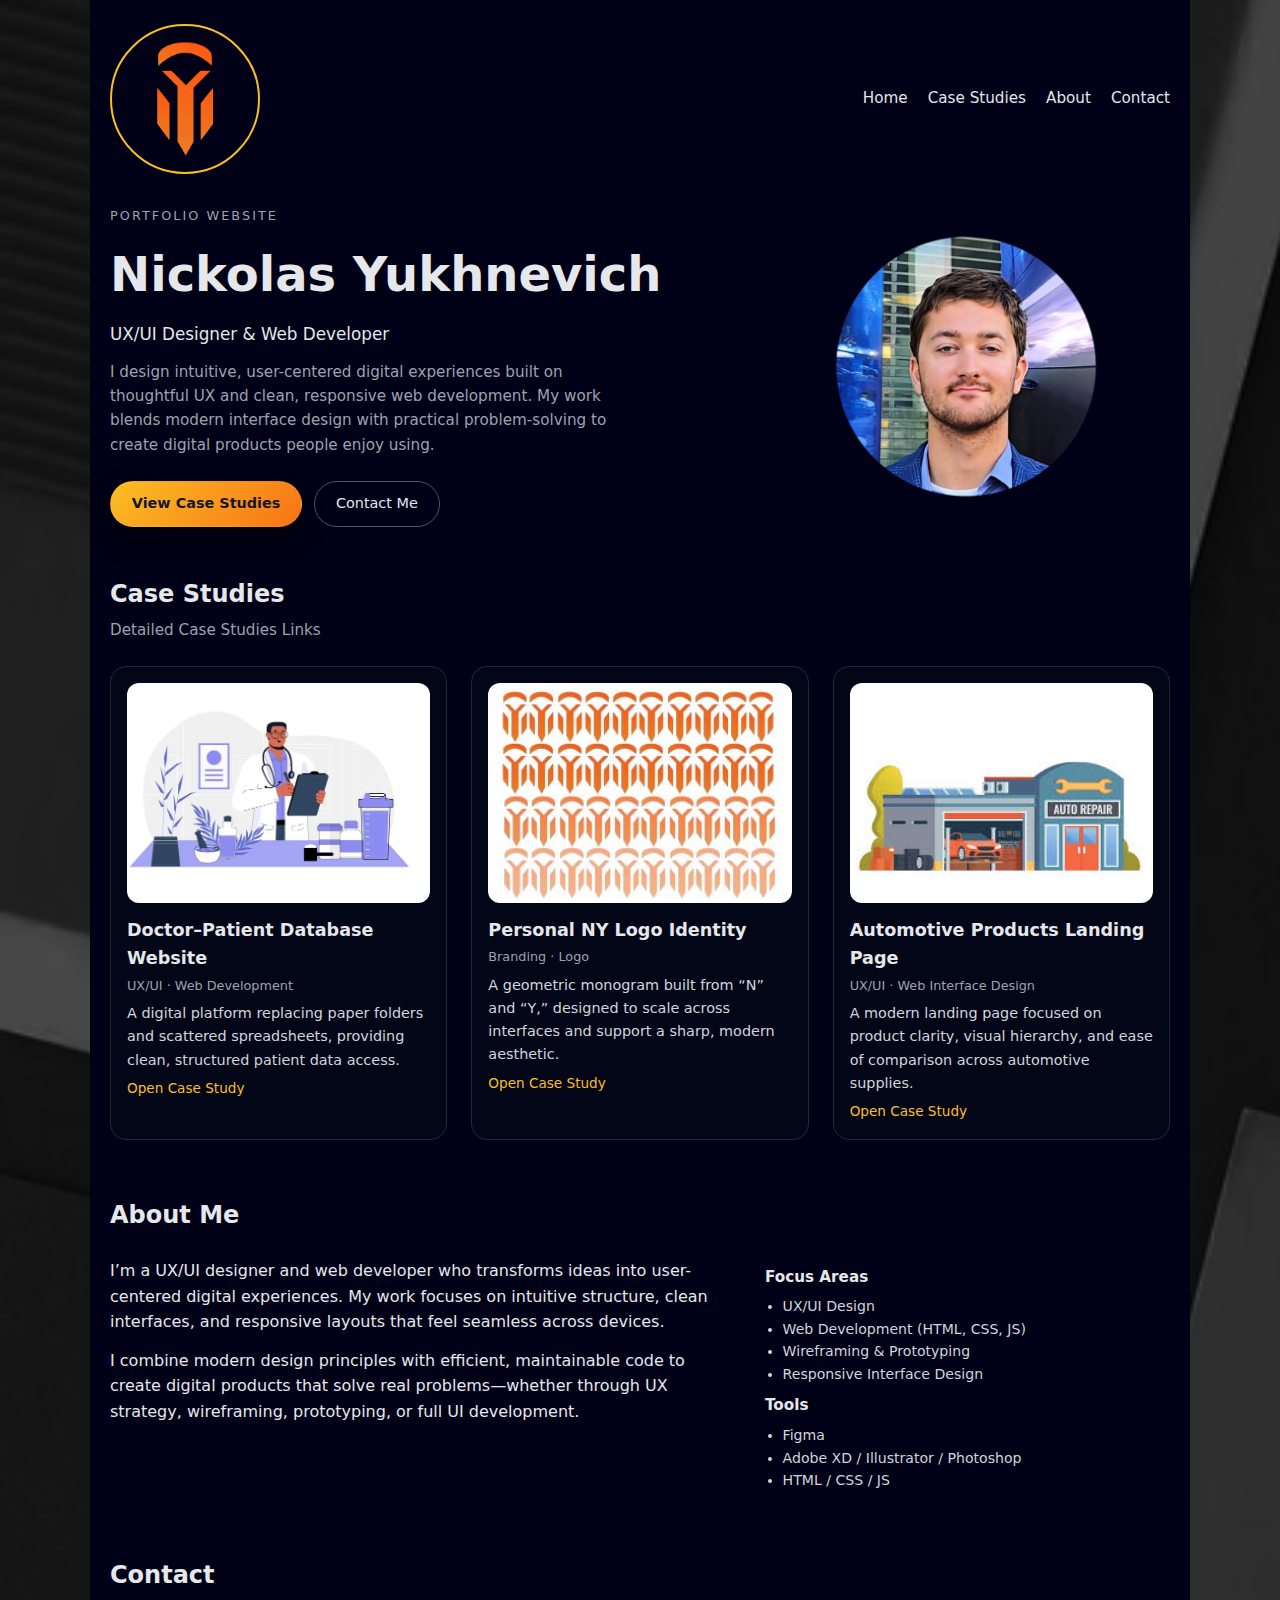
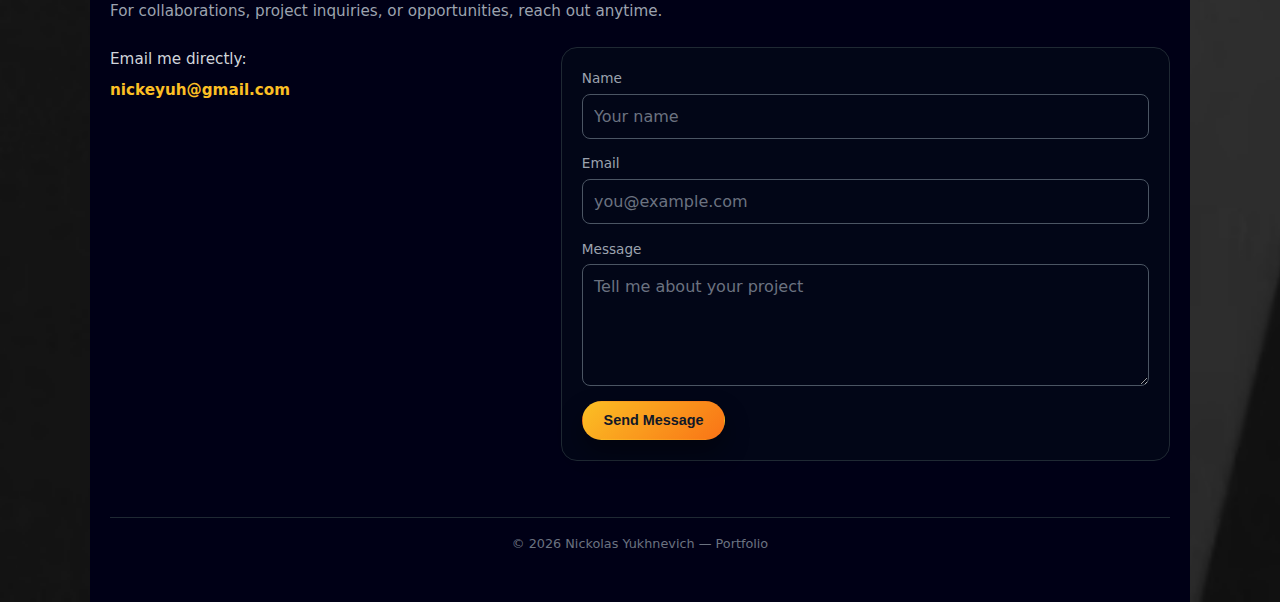
<file: index.html>
<!DOCTYPE html>
<html lang="en">
<head>
  <meta charset="UTF-8" />
  <meta name="viewport" content="width=device-width, initial-scale=1.0" />
  <title>Portfolio – Nickolas Yukhnevich</title>
  <link rel="stylesheet" href="styles.css" />
  <link rel="icon" type="image/png" href="favicon-ny.png" />
</head>
<body id="home">

  <div class="site">

    <!-- HEADER -->
    <header class="site-header">
      <div class="logo">
        <img src="ny-logo.png" alt="Logo for Nickolas Yukhnevich, UX/UI Designer & Web Developer">
      </div>
      <nav class="main-nav">
        <a href="#home">Home</a>
        <a href="#work">Case Studies</a>
        <a href="#about">About</a>
        <a href="#contact">Contact</a>
      </nav>
    </header>

    <!-- HERO -->
    <main  class="hero">
      <div class="hero-text">
        <p class="eyebrow">Portfolio Website</p>
        <h1>Nickolas Yukhnevich</h1>

        <p class="positioning">UX/UI Designer & Web Developer</p>

        <p class="hero-sub">
          I design intuitive, user-centered digital experiences built on thoughtful UX and clean, responsive web development.
          My work blends modern interface design with practical problem-solving to create digital products people enjoy using.
        </p>

        <div class="hero-actions">
          <a href="#work" class="btn primary">View Case Studies</a>
          <a href="#contact" class="btn ghost">Contact Me</a>
        </div>
      </div>

      <!-- HEADSHOT PLACEHOLDER -->
      <div class="hero-headshot">
        <div class="headshot-circle">
          <img src="THISISS.png" alt="Logo for Nickolas Yukhnevich, UX/UI Designer & Web Developer">
        </div>
      </div>
    </main>

    <!-- CASE STUDIES SECTION -->
  <section id="work" class="section section-work">
  <div class="section-header">
    <h2>Case Studies</h2>
    <p>Detailed Case Studies Links</p>
  </div>

  <div class="case-grid">

    <!-- CASE STUDY 1 -->
    <article class="case-card" data-link="doctor-patient-database.html">
      <div class="case-thumb">
        <img src="doctor.webp" alt="Doctor Patient Database Preview">
      </div>
      <div class="case-content">
        <h3>Doctor–Patient Database Website</h3>
        <p class="case-tag">UX/UI · Web Development</p>
        <p class="case-desc">
          A digital platform replacing paper folders and scattered spreadsheets, providing clean, structured patient data access.
        </p>
        <div class="case-link">Open Case Study</div>
      </div>
    </article>

    <!-- CASE STUDY 2 -->
    <article class="case-card" data-link="ny-logo-identity.html">
      <div class="case-thumb">
        <img src="de.jpg" alt="NY Logo Identity Preview">
      </div>
      <div class="case-content">
        <h3>Personal NY Logo Identity</h3>
        <p class="case-tag">Branding · Logo</p>
        <p class="case-desc">
          A geometric monogram built from “N” and “Y,” designed to scale across interfaces and support a sharp, modern aesthetic. 
        </p>
        <div class="case-link">Open Case Study</div>
      </div>
    </article>

    <!-- CASE STUDY 3 -->
    <article class="case-card" data-link="automotive-landing-page.html">
      <div class="case-thumb">
        <img src="auto3444.jpg" alt="Automotive Landing Page Preview">
      </div>
      <div class="case-content">
        <h3>Automotive Products Landing Page</h3>
        <p class="case-tag">UX/UI · Web Interface Design</p>
        <p class="case-desc">
          A modern landing page focused on product clarity, visual hierarchy, and ease of comparison across automotive supplies.
        </p>
        <div class="case-link">Open Case Study</div>
      </div>
    </article>

  </div>
</section>

    <!-- ABOUT ME -->
    <section id="about" class="section section-about">
      <div class="section-header">
        <h2>About Me</h2>
      </div>

      <div class="about-layout">
        <div class="about-bio">
          <p>
            I’m a UX/UI designer and web developer who transforms ideas into user-centered digital experiences. 
            My work focuses on intuitive structure, clean interfaces, and responsive layouts that feel seamless 
            across devices.
          </p>
          <p>
            I combine modern design principles with efficient, maintainable code to create digital products 
            that solve real problems—whether through UX strategy, wireframing, prototyping, or full UI development.
          </p>
        </div>

        <div class="about-details">
          <h3>Focus Areas</h3>
          <ul>
            <li>UX/UI Design</li>
            <li>Web Development (HTML, CSS, JS)</li>
            <li>Wireframing & Prototyping</li>
            <li>Responsive Interface Design</li>
          </ul>

          <h3>Tools</h3>
          <ul>
            <li>Figma</li>
            <li>Adobe XD / Illustrator / Photoshop</li>
            <li>HTML / CSS / JS</li>
          </ul>
        </div>
      </div>
    </section>

    <!-- CONTACT -->
    <section id="contact" class="section section-contact">
      <div class="section-header">
        <h2>Contact</h2>
        <p>For collaborations, project inquiries, or opportunities, reach out anytime.</p>
      </div>

      <div class="contact-layout">
        <div class="contact-info">
          <p>Email me directly:</p>
          <p class="contact-email">nickeyuh@gmail.com</p>
        </div>

        <form class="contact-form">
          <div class="form-group">
            <label for="name">Name</label>
            <input id="name" type="text" placeholder="Your name" />
          </div>

          <div class="form-group">
            <label for="email">Email</label>
            <input id="email" type="email" placeholder="you@example.com" />
          </div>

          <div class="form-group">
            <label for="message">Message</label>
            <textarea id="message" rows="4" placeholder="Tell me about your project"></textarea>
          </div>

          <button type="submit" class="btn primary">Send Message</button>
        </form>
      </div>
    </section>

    <footer class="site-footer">
      <p>© <span id="year"></span> Nickolas Yukhnevich — Portfolio</p>
    </footer>

  </div>

<!-- YEAR AUTO-UPDATE -->
<script>
  document.getElementById('year').textContent = new Date().getFullYear();
</script>

<!-- CASE CARD CLICK + SELECTION EFFECT -->
<script>
  const cards = document.querySelectorAll(".case-card");

  const links = [
    "doctor-patient-database.html",
    "ny-logo-identity.html",
    "automotive-landing-page.html"
  ];

  cards.forEach((card, index) => {
    card.addEventListener("click", () => {

      // Remove existing selection
      cards.forEach(c => c.classList.remove("selected"));

      // Select clicked card
      card.classList.add("selected");

      // Navigate after small delay (lets animation show)
      setTimeout(() => {
        window.location.href = links[index];
      }, 250);
    });
  });
</script>

</body>
</html>
</file>
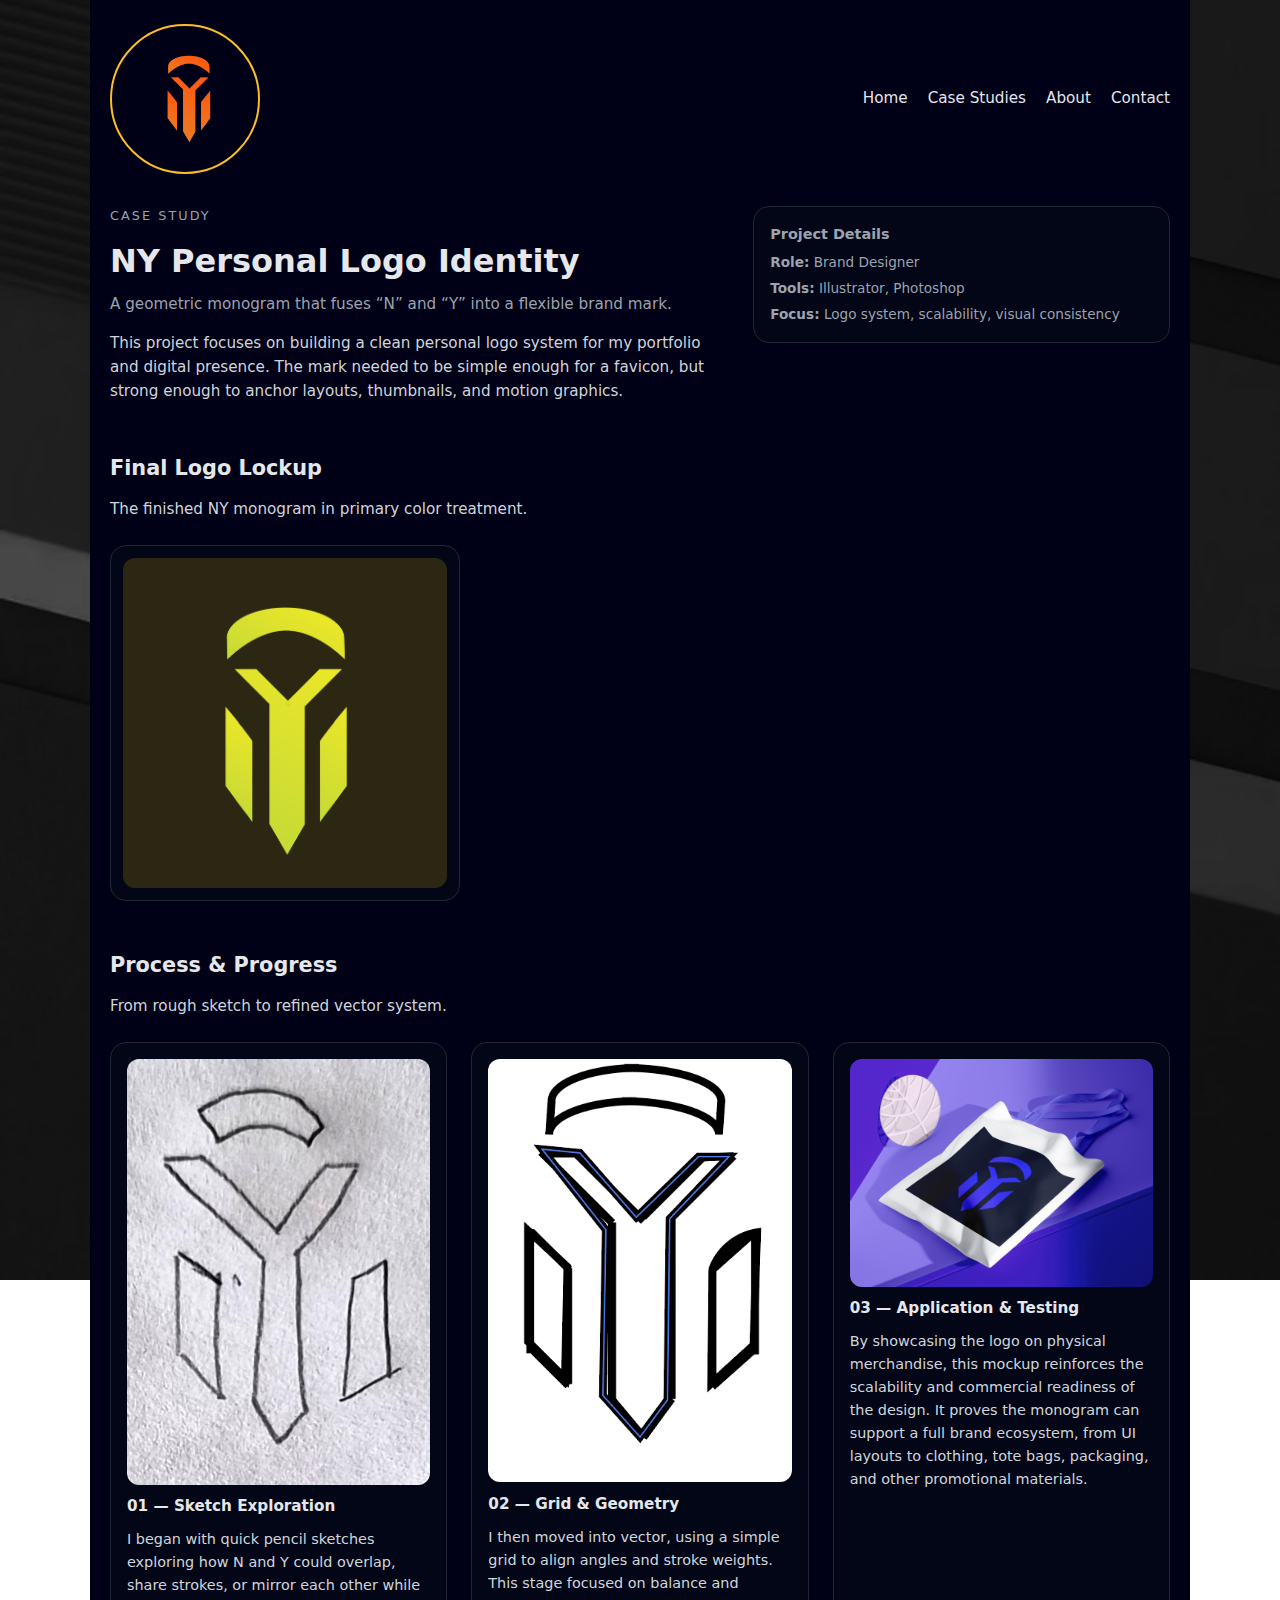
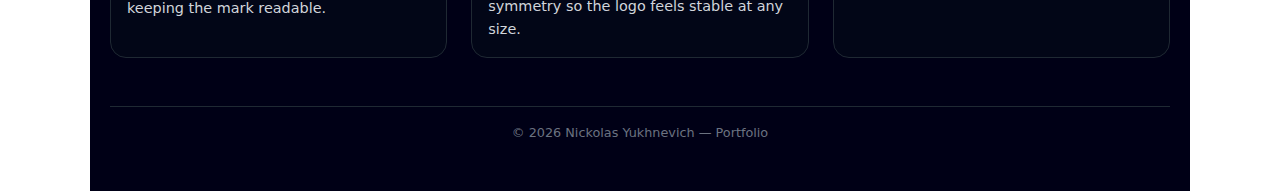
<file: ny-logo-identity.html>
<!DOCTYPE html>
<html lang="en">
<head>
  <meta charset="UTF-8" />
  <meta name="viewport" content="width=device-width, initial-scale=1.0" />
  <title>NY Personal Logo Identity – Case Study | Nickolas Yukhnevich</title>
  <link rel="icon" type="image/png" href="favicon-ny.png" />

  <style>
    /* GLOBAL RESET & BASE STYLES */
    *,
    *::before,
    *::after {
      box-sizing: border-box;
      margin: 0;
      padding: 0;
    }

    html,
    body {
      height: 100%;
    }

    body {
      font-family: system-ui, -apple-system, BlinkMacSystemFont, "Segoe UI", sans-serif;
      background-image: url('SX.png');
      background-repeat: no-repeat;
      background-size: cover;
      color: #e5e7eb;
      line-height: 1.6;
    }

    a {
      color: inherit;
      text-decoration: none;
    }

    img {
      max-width: 100%;
      display: block;
    }

    /* LAYOUT WRAPPER */
    .site {
      max-width: 1100px;
      margin: 0 auto;
      padding: 1.5rem 1.25rem 3rem;
      background: rgb(0, 0, 22);
    }

    /* HEADER / NAV */
    .site-header {
      display: flex;
      align-items: center;
      justify-content: space-between;
      margin-bottom: 2rem;
    }

    .logo {
      width: 150px;
      height: 150px;
      border-radius: 999px;
      border: 2px solid #fbbf24;
      display: flex;
      align-items: center;
      justify-content: center;
      font-weight: 700;
      font-size: 0.9rem;
      letter-spacing: 0.08em;
      text-transform: uppercase;
      overflow: hidden;
    }

    .main-nav {
      display: flex;
      gap: 1.25rem;
      font-size: 0.95rem;
    }

    .main-nav a {
      position: relative;
      padding-bottom: 0.15rem;
    }

    .main-nav a::after {
      content: "";
      position: absolute;
      left: 0;
      bottom: 0;
      width: 0;
      height: 2px;
      background: #fbbf24;
      transition: width 0.2s ease;
    }

    .main-nav a:hover::after {
      width: 100%;
    }

    .eyebrow {
      text-transform: uppercase;
      letter-spacing: 0.16em;
      font-size: 0.8rem;
      color: #9ca3af;
      margin-bottom: 0.6rem;
    }

    /* SECTIONS */
    .section {
      margin-bottom: 3.5rem;
    }

    .section-header {
      margin-bottom: 1.5rem;
    }

    .section-header h2 {
      font-size: 1.5rem;
      margin-bottom: 0.3rem;
    }

    .section-header p {
      font-size: 0.95rem;
      color: #9ca3af;
    }

    /* FOOTER */
    .site-footer {
      border-top: 1px solid #1f2933;
      padding-top: 1rem;
      font-size: 0.8rem;
      color: #6b7280;
      text-align: center;
    }

    /* PROJECT / CASE STUDY PAGES */
    .project-hero {
      margin-bottom: 3rem;
      display: grid;
      grid-template-columns: minmax(0, 2.2fr) minmax(0, 1.5fr);
      gap: 2rem;
      align-items: flex-start;
    }

    .project-hero-title {
      font-size: 2rem;
      margin-bottom: 0.3rem;
    }

    .project-tagline {
      font-size: 0.95rem;
      color: #9ca3af;
      margin-bottom: 0.9rem;
    }

    .project-summary {
      font-size: 0.95rem;
      color: #d1d5db;
    }

    .project-meta {
      background: #020617;
      border-radius: 1rem;
      padding: 1rem;
      border: 1px solid #1f2933;
      font-size: 0.85rem;
      color: #9ca3af;
    }

    .project-meta h3 {
      font-size: 0.9rem;
      margin-bottom: 0.4rem;
    }

    .project-meta ul {
      list-style: none;
    }

    .project-meta li + li {
      margin-top: 0.25rem;
    }

    .project-cover {
      background: #020617;
      width:350px;
      border-radius: 1rem;
      padding: 0.75rem;
      border: 1px solid #1f2933;
    }

    .project-cover img {
      border-radius: 0.75rem;
    }

    .section-project {
      margin-bottom: 3rem;
    }

    .section-project h2 {
      font-size: 1.3rem;
      margin-bottom: 0.75rem;
    }

    .section-project p {
      font-size: 0.95rem;
      color: #d1d5db;
    }

    /* PROGRESS GRID */
    .progress-grid {
      display: grid;
      grid-template-columns: repeat(auto-fit, minmax(230px, 1fr));
      gap: 1.5rem;
    }

    .progress-step {
      background: #020617;
      border-radius: 1rem;
      padding: 1rem;
      border: 1px solid #1f2933;
      display: flex;
      flex-direction: column;
      gap: 0.6rem;
    }

    .progress-step img {
      border-radius: 0.75rem;
    }

    .progress-step h3 {
      font-size: 0.95rem;
    }

    .progress-step p {
      font-size: 0.9rem;
      color: #d1d5db;
    }

    /* RESPONSIVE */
    @media (max-width: 840px) {
      .project-hero {
        grid-template-columns: 1fr;
      }

      .site-header {
        flex-direction: column;
        align-items: flex-start;
        gap: 0.8rem;
      }
    }
  </style>
</head>
<body>
  <div class="site">

    <!-- HEADER -->
    <header class="site-header">
      <div class="logo">
        <img src="ny-logo.png" alt="Logo for Nickolas Yukhnevich, UX/UI Designer & Web Developer">
      </div>
      <nav class="main-nav">
        <a href="index.html#home">Home</a>
        <a href="index.html#work">Case Studies</a>
        <a href="index.html#about">About</a>
        <a href="index.html#contact">Contact</a>
      </nav>
    </header>

    <!-- PROJECT HERO -->
    <main class="project-hero">
      <div>
        <p class="eyebrow">Case Study</p>
        <h1 class="project-hero-title">NY Personal Logo Identity</h1>
        <p class="project-tagline">A geometric monogram that fuses “N” and “Y” into a flexible brand mark.</p>
        <p class="project-summary">
          This project focuses on building a clean personal logo system for my portfolio and digital presence.
          The mark needed to be simple enough for a favicon, but strong enough to anchor layouts, thumbnails,
          and motion graphics.
        </p>
      </div>

      <aside class="project-meta">
        <h3>Project Details</h3>
        <ul>
          <li><strong>Role:</strong> Brand Designer</li>
          <li><strong>Tools:</strong> Illustrator, Photoshop</li>
          <li><strong>Focus:</strong> Logo system, scalability, visual consistency</li>
        </ul>
      </aside>
    </main>

    <!-- FINAL LOGO IMAGE -->
    <section class="section section-project">
      <div class="section-header">
        <h2>Final Logo Lockup</h2>
        <p>The finished NY monogram in primary color treatment.</p>
      </div>

      <div class="project-cover">
        <!-- Replace with your final logo export -->
        <img src="logo-2.png"
             alt="Final NY monogram logo combining the letters N and Y in a geometric, modern style.">
      </div>
    </section>

    <!-- PROGRESS / PROCESS IMAGES -->
    <section class="section section-project">
      <div class="section-header">
        <h2>Process &amp; Progress</h2>
        <p>From rough sketch to refined vector system.</p>
      </div>

      <div class="progress-grid">

        <!-- STEP 1 -->
        <article class="progress-step">
          <img src="logo-1-1.png"
               alt="Rough pencil sketches exploring different N and Y monogram combinations.">
          <h3>01 — Sketch Exploration</h3>
          <p>
            I began with quick pencil sketches exploring how N and Y could overlap, share strokes,
            or mirror each other while keeping the mark readable.
          </p>
        </article>

        <!-- STEP 2 -->
        <article class="progress-step">
          <img src="logo-1.png"
               alt="Vectorized grid-based version of the logo with aligned angles and equal stroke weights.">
          <h3>02 — Grid &amp; Geometry</h3>
          <p>
            I then moved into vector, using a simple grid to align angles and stroke weights.
            This stage focused on balance and symmetry so the logo feels stable at any size.
          </p>
        </article>

        <!-- STEP 3 -->
        <article class="progress-step">
          <img src="logo-3.jpg"
               alt="Logo shown in different sizes and color variations on dark and light backgrounds." width="800px">
          <h3>03 — Application &amp; Testing</h3>
          <p>
           By showcasing the logo on physical merchandise, this mockup reinforces the scalability and commercial readiness of the design. It proves the monogram can support a full brand ecosystem, from UI layouts to clothing, tote bags, packaging, and other promotional materials.
          </p>
        </article>

      </div>
    </section>

    <footer class="site-footer">
      <p>© <span id="year"></span> Nickolas Yukhnevich — Portfolio</p>
    </footer>
  </div>

  <script>
    document.getElementById('year').textContent = new Date().getFullYear();
  </script>
</body>
</html>
</file>
<file: styles.css>
/* GLOBAL RESET & BASE STYLES */
*,
*::before,
*::after {
  box-sizing: border-box;
  margin: 0;
  padding: 0;
}

html,
body {
  /* height: 100%; */
}

body {
  font-family: system-ui, -apple-system, BlinkMacSystemFont, "Segoe UI", sans-serif;
  background-image: url('SX.png');
  background-repeat: no-repeat;
  background-size: cover; /* dark slate */
  color: #e5e7eb;      /* light gray */
  line-height: 1.6;
}

a {
  color: inherit;
  text-decoration: none;
}

.logo img {
  position: relative;
  left:-5px;
  max-width: 130%;
  display: block;
}

/* LAYOUT WRAPPER */
.site {
  max-width: 1100px;
  margin: 0 auto;
  padding: 1.5rem 1.25rem 3rem;
  background: rgb(0, 0, 22);
}

/* HEADER / NAV */
.site-header {
  display: flex;
  align-items: center;
  justify-content: space-between;
  margin-bottom: 2rem;
}

.logo {
  width: 150px;
  height: 150px;
  border-radius: 999px;
  border: 2px solid #fbbf24;
  display: flex;
  align-items: center;
  justify-content: center;
  font-weight: 700;
  font-size: 0.9rem;
  letter-spacing: 0.08em;
  text-transform: uppercase;
}

.main-nav {
  display: flex;
  gap: 1.25rem;
  font-size: 0.95rem;
}

.main-nav a {
  position: relative;
  padding-bottom: 0.15rem;
}

.main-nav a::after {
  content: "";
  position: absolute;
  left: 0;
  bottom: 0;
  width: 0;
  height: 2px;
  background: #fbbf24;
  transition: width 0.2s ease;
}

.main-nav a:hover::after {
  width: 100%;
}

/* HERO SECTION */
.hero {
  display: grid;
  grid-template-columns: minmax(0, 3fr) minmax(0, 2fr);
  gap: 2.5rem;
  align-items: center;
  margin-bottom: 3rem;
}

.eyebrow {
  text-transform: uppercase;
  letter-spacing: 0.16em;
  font-size: 0.8rem;
  color: #9ca3af;
  margin-bottom: 0.6rem;
}

.hero h1 {
  font-size: clamp(2.3rem, 4vw, 3rem);
  margin-bottom: 0.5rem;
}

.positioning {
  font-size: 1.05rem;
  color: #e5e7eb;
  margin-bottom: 0.75rem;
}

.hero-sub {
  font-size: 0.95rem;
  color: #9ca3af;
  max-width: 32rem;
  margin-bottom: 1.5rem;
}

.hero-actions {
  display: flex;
  flex-wrap: wrap;
  gap: 0.75rem;
}

.headshot-circle img{
  width: 520px;
  
}

.btn {
  display: inline-flex;
  align-items: center;
  justify-content: center;
  padding: 0.65rem 1.3rem;
  border-radius: 999px;
  font-size: 0.9rem;
  border: 1px solid transparent;
  cursor: pointer;
  transition: transform 0.15s ease, box-shadow 0.15s ease, background 0.2s ease,
    border-color 0.2s ease;
}

.btn.primary {
  background: linear-gradient(135deg, #fbbf24, #f97316);
  color: #111827;
  font-weight: 600;
  box-shadow: 0 12px 25px rgba(0, 0, 0, 0.4);
}

.btn.primary:hover {
  transform: translateY(-1px);
  box-shadow: 0 16px 35px rgba(0, 0, 0, 0.5);
}

.btn.ghost {
  background: transparent;
  border-color: #4b5563;
  color: #e5e7eb;
}

.btn.ghost:hover {
  border-color: #fbbf24;
  background: rgba(15, 23, 42, 0.9);
}

/* HEADSHOT */
.hero-headshot {
  display: flex;
  justify-content: center;
}

.headshot-circle {
  width: 210px;
  height: 210px;
  border-radius: 999px;
  border: 3px dashed #4b5563;
  display: flex;
  align-items: center;
  justify-content: center;
  text-align: center;
  font-size: 0.85rem;
  padding: 1rem;
  color: #9ca3af;
}

/* SECTIONS */
.section {
  margin-bottom: 3.5rem;
}

.section-header {
  margin-bottom: 1.5rem;
}

.section-header h2 {
  font-size: 1.5rem;
  margin-bottom: 0.3rem;
}

.section-header p {
  font-size: 0.95rem;
  color: #9ca3af;
}

/* CASE STUDIES */
.case-grid {
  display: grid;
  grid-template-columns: repeat(auto-fit, minmax(260px, 1fr));
  gap: 1.5rem;
}

.case-card {
  background: #020617;
  border-radius: 1rem;
  padding: 1rem;
  border: 1px solid #1f2933;
  display: flex;
  flex-direction: column;
  gap: 0.8rem;
}

.case-thumb {
  border-radius: 0.8rem;
  min-height: 140px;
  display: flex;
  align-items: center;
  justify-content: center;
}

.placeholder {
  border: 1px dashed #4b5563;
  color: #6b7280;
  font-size: 0.8rem;
  text-transform: uppercase;
  letter-spacing: 0.08em;
}

.case-content h3 {
  font-size: 1.1rem;
  margin-bottom: 0.2rem;
}

.case-tag {
  font-size: 0.8rem;
  color: #9ca3af;
  margin-bottom: 0.4rem;
}

.case-desc {
  font-size: 0.9rem;
  color: #d1d5db;
  margin-bottom: 0.4rem;
}

.case-meta {
  list-style: none;
  font-size: 0.85rem;
  color: #9ca3af;
  margin-bottom: 0.4rem;
}

.case-thumb {
  width: 100%;
  height: 220px;
  overflow: hidden;
  border-radius: 12px;
}

.case-thumb img {
  width: 100%;
  height: 100%;
  object-fit: cover;
  display: block;
}

.case-meta li + li {
  margin-top: 0.2rem;
}

.case-link {
  font-size: 0.85rem;
  color: #fbbf24;
}

/* ABOUT SECTION */
.section-about .about-layout {
  display: grid;
  grid-template-columns: minmax(0, 2fr) minmax(0, 1.3fr);
  gap: 2rem;
}

.about-bio p + p {
  margin-top: 0.8rem;
}

.about-details h3 {
  font-size: 0.95rem;
  margin: 0.4rem 0;
}

.about-details ul {
  list-style: disc;
  margin-left: 1.1rem;
  margin-bottom: 0.5rem;
  font-size: 0.88rem;
  color: #d1d5db;
}

/* CONTACT SECTION */
.section-contact .contact-layout {
  display: grid;
  grid-template-columns: minmax(0, 1.1fr) minmax(0, 1.6fr);
  gap: 2rem;
}

.contact-info {
  font-size: 0.95rem;
  color: #d1d5db;
}

.contact-email {
  font-weight: 600;
  color: #fbbf24;
  margin: 0.4rem 0;
}

.contact-form {
  background: #020617;
  border-radius: 1rem;
  padding: 1.25rem;
  border: 1px solid #1f2933;
}

.form-group {
  display: flex;
  flex-direction: column;
  gap: 0.25rem;
  margin-bottom: 0.9rem;
}

label {
  font-size: 0.85rem;
  color: #9ca3af;
}

input,
textarea {
  background: #020617;
  border: 1px solid #4b5563;
  border-radius: 0.5rem;
  padding: 0.55rem 0.7rem;
  font: inherit;
  color: #e5e7eb;
}

input::placeholder,
textarea::placeholder {
  color: #6b7280;
}

input:focus,
textarea:focus {
  outline: none;
  border-color: #fbbf24;
}

/* FOOTER */
.site-footer {
  border-top: 1px solid #1f2933;
  padding-top: 1rem;
  font-size: 0.8rem;
  color: #6b7280;
  text-align: center;
}

.case-card {
  cursor: pointer;
  transition: 
    transform 0.25s ease,
    border 0.25s ease,
    box-shadow 0.25s ease;
}

/* ACTIVE (SELECTED) STATE */
.case-card.active {
  transform: scale(1.05); /* size increase */
  border: 3px solid transparent;
  background: #0f172a;

  /* Rainbow animated border */
  border-image: linear-gradient(
    45deg,
    #ff0080,
    #fbbf24,
    #22d3ee,
    #a855f7,
    #f97316
  ) 1;

  box-shadow: 0 0 25px rgba(255, 196, 0, 0.35);
}

/* Hover effect (when NOT selected yet) */
.case-card:hover:not(.active) {
  transform: scale(1.03);
  border-color: #fbbf24;
}

/* Optional: Add slight glow on hover */
.case-card:hover {
  box-shadow: 0 0 15px rgba(251, 191, 36, 0.25);
}
/* RESPONSIVE */
@media (max-width: 840px) {
  .hero {
    grid-template-columns: 1fr;
  }

  .hero-headshot {
    order: -1;
    margin-bottom: 1rem;
  }

  .section-about .about-layout,
  .section-contact .contact-layout {
    grid-template-columns: 1fr;
  }

  .site-header {
    flex-direction: column;
    align-items: flex-start;
    gap: 0.8rem;
  }
}
</file>
